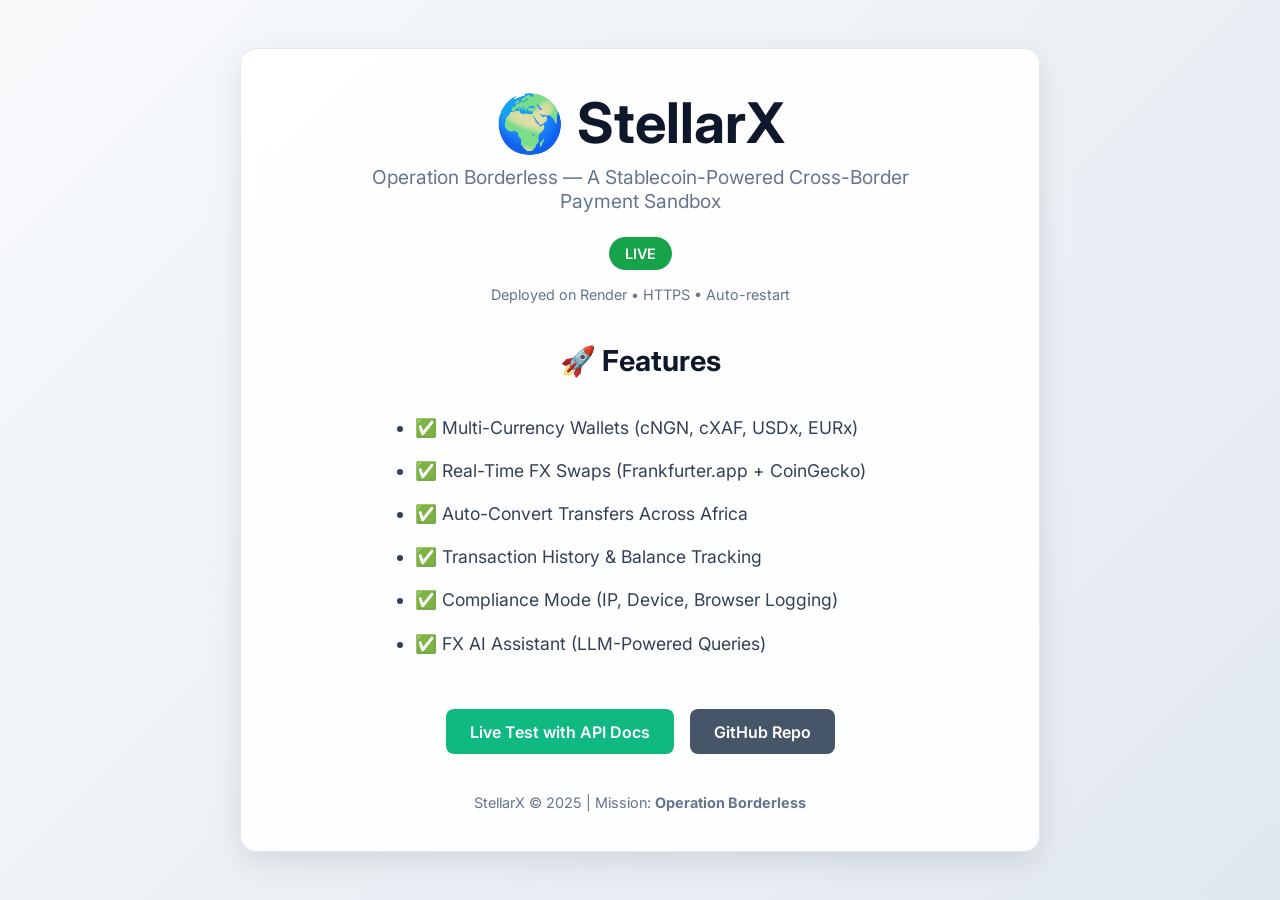
<file: index.html>
<!DOCTYPE html>
<html lang="en">
  <head>
    <meta charset="UTF-8" />
    <meta name="viewport" content="width=device-width, initial-scale=1.0" />
    <title>StellarX – Operation Borderless</title>
    <link rel="stylesheet" href="styles.css" />
    <link
      href="https://fonts.googleapis.com/css2?family=Inter:wght@400;500;600;700&family=Space+Mono&display=swap"
      rel="stylesheet"
    />
    <link rel="icon" href="favicon.ico" type="image/x-icon" />
  </head>
  <body>
    <div class="container">
      <header>
        <h1>🌍 StellarX</h1>
        <p class="tagline">
          Operation Borderless — A Stablecoin-Powered Cross-Border Payment
          Sandbox
        </p>
      </header>

      <section class="status">
        <div class="badge live">LIVE</div>
        <p>Deployed on Render • HTTPS • Auto-restart</p>
      </section>

      <section class="features">
        <h2>🚀 Features</h2>
        <ul>
          <li>✅ Multi-Currency Wallets (cNGN, cXAF, USDx, EURx)</li>
          <li>✅ Real-Time FX Swaps (Frankfurter.app + CoinGecko)</li>
          <li>✅ Auto-Convert Transfers Across Africa</li>
          <li>✅ Transaction History & Balance Tracking</li>
          <li>✅ Compliance Mode (IP, Device, Browser Logging)</li>
          <li>✅ FX AI Assistant (LLM-Powered Queries)</li>
        </ul>
      </section>

      <section class="cta">
        <div class="links">
          <a
            href="https://documenter.getpostman.com/view/29195129/2sB3HhsMoi"
            target="_blank"
            class="btn api"
            >Live Test with API Docs</a
          >
          <a
            href="https://github.com/Zekeriyyah/stellar-x"
            target="_blank"
            class="btn github"
            >GitHub Repo</a
          >
        </div>
      </section>

      <footer>
        <p>StellarX © 2025 | Mission: <strong>Operation Borderless</strong></p>
      </footer>
    </div>
  </body>
</html>
</file>
<file: styles.css>
/* styles.css */
* {
  margin: 0;
  padding: 0;
  box-sizing: border-box;
}

body {
  font-family: "Inter", sans-serif;
  background: linear-gradient(135deg, #f8fafc, #e2e8f0);
  color: #1e293b;
  min-height: 100vh;
  display: flex;
  justify-content: center;
  align-items: center;
  padding: 2rem;
}

.container {
  max-width: 800px;
  width: 100%;
  text-align: center;
  background: rgba(255, 255, 255, 0.9);
  backdrop-filter: blur(10px);
  border-radius: 16px;
  padding: 2.5rem;
  box-shadow: 0 10px 30px rgba(0, 0, 0, 0.1);
  border: 1px solid #e2e8f0;
}

header h1 {
  font-size: 3.5rem;
  font-weight: 700;
  color: #0f172a;
  margin-bottom: 0.5rem;
}

.tagline {
  font-size: 1.2rem;
  color: #64748b;
  margin-bottom: 1.5rem;
  max-width: 600px;
  margin-left: auto;
  margin-right: auto;
}

.status .badge {
  display: inline-block;
  padding: 0.5rem 1rem;
  border-radius: 50px;
  font-size: 0.9rem;
  font-weight: 600;
  margin-bottom: 1rem;
}

.status .live {
  background: #16a34a;
  color: white;
}

.status p {
  font-size: 0.9rem;
  color: #64748b;
}

.features h2 {
  font-size: 1.8rem;
  margin: 2.5rem 0 1.5rem;
  color: #0f172a;
}

.features ul {
  text-align: left;
  display: inline-block;
  margin: 0 auto;
  font-size: 1.1rem;
  line-height: 2;
  color: #334155;
}

.features li {
  margin: 0.5rem 0;
}

.cta {
  margin: 2.5rem 0;
}

.cta p {
  font-size: 1.2rem;
  margin-bottom: 1.5rem;
  color: #0f172a;
}

.links {
  display: flex;
  justify-content: center;
  gap: 1rem;
  flex-wrap: wrap;
}

.btn {
  padding: 0.8rem 1.5rem;
  border-radius: 8px;
  font-weight: 600;
  text-decoration: none;
  transition: all 0.3s ease;
  display: inline-block;
}

.btn.api {
  background: #10b981;
  color: white;
}

.btn.api:hover {
  background: #0d9488;
  transform: translateY(-2px);
}

.btn.github {
  background: #475569;
  color: white;
}

.btn.github:hover {
  background: #64748b;
  transform: translateY(-2px);
}

.btn.docs {
  background: #3b82f6;
  color: white;
}

.btn.docs:hover {
  background: #2563eb;
  transform: translateY(-2px);
}

footer {
  margin-top: 2.5rem;
  font-size: 0.9rem;
  color: #64748b;
}

/* Responsive */
@media (max-width: 600px) {
  .container {
    padding: 1.5rem;
  }

  header h1 {
    font-size: 2.5rem;
  }

  .links {
    flex-direction: column;
    align-items: center;
  }

  .btn {
    width: 100%;
    max-width: 300px;
  }
}
</file>
